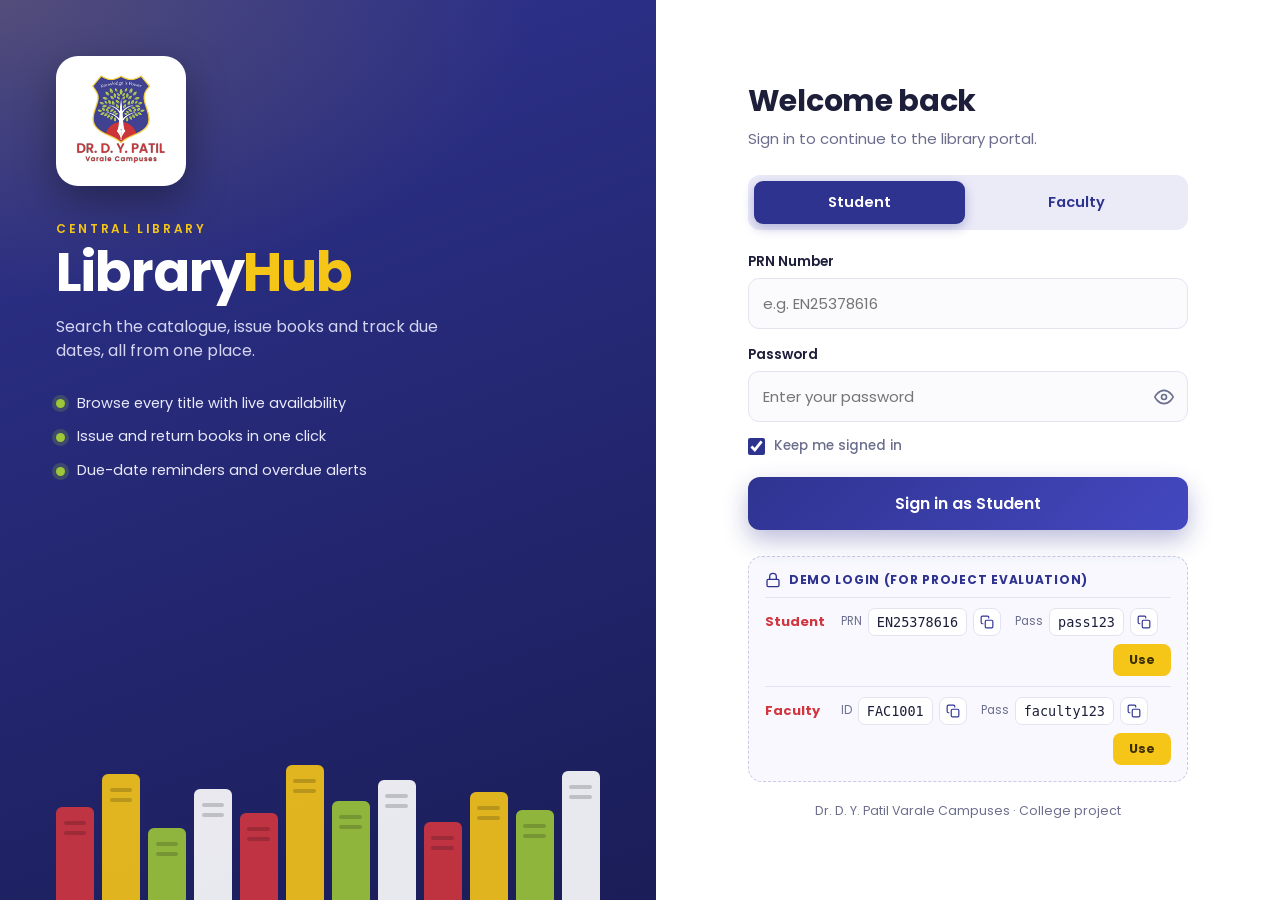
<file: index.html>
<!doctype html>
<html lang="en">
<head>
  <meta charset="utf-8">
  <meta name="viewport" content="width=device-width, initial-scale=1">
  <title>LibraryHub | Dr. D. Y. Patil Varale Campuses</title>
  <link rel="icon" href="logo.png">
  <link rel="preconnect" href="https://fonts.googleapis.com">
  <link rel="preconnect" href="https://fonts.gstatic.com" crossorigin>
  <link href="https://fonts.googleapis.com/css2?family=Poppins:wght@400;500;600;700&display=swap" rel="stylesheet">
  <link rel="stylesheet" href="css/style.css">
</head>
<body class="login-page">

<main class="login-shell">

  <!-- ===== Left: college branding ===== -->
  <aside class="brand-panel">
    <div class="brand-inner">
      <div class="logo-card"><img src="logo.png" alt="Dr. D. Y. Patil Varale Campuses logo"></div>
      <p class="eyebrow">Central Library</p>
      <h1>Library<span>Hub</span></h1>
      <p class="lead">Search the catalogue, issue books and track due dates, all from one place.</p>

      <ul class="perks">
        <li><span class="dot"></span>Browse every title with live availability</li>
        <li><span class="dot"></span>Issue and return books in one click</li>
        <li><span class="dot"></span>Due-date reminders and overdue alerts</li>
      </ul>
    </div>
    <div class="spines" aria-hidden="true">
      <i style="--h:62%;--c:#d1363f"></i><i style="--h:84%;--c:#f5c518"></i><i style="--h:48%;--c:#9dc63a"></i>
      <i style="--h:74%;--c:#ffffff"></i><i style="--h:58%;--c:#d1363f"></i><i style="--h:90%;--c:#f5c518"></i>
      <i style="--h:66%;--c:#9dc63a"></i><i style="--h:80%;--c:#ffffff"></i><i style="--h:52%;--c:#d1363f"></i>
      <i style="--h:72%;--c:#f5c518"></i><i style="--h:60%;--c:#9dc63a"></i><i style="--h:86%;--c:#ffffff"></i>
    </div>
  </aside>

  <!-- ===== Right: sign-in form ===== -->
  <section class="form-panel">
    <div class="form-wrap">
      <h2>Welcome back</h2>
      <p class="sub">Sign in to continue to the library portal.</p>

      <div class="role-switch" id="roleSwitch">
        <button type="button" class="active" data-role="student">Student</button>
        <button type="button" data-role="faculty">Faculty</button>
      </div>

      <form id="loginForm" autocomplete="off" novalidate>
        <label for="userId" id="idLabel">PRN Number</label>
        <input id="userId" type="text" placeholder="e.g. EN25378616" autocapitalize="characters" spellcheck="false">

        <label for="password">Password</label>
        <div class="pw-box">
          <input id="password" type="password" placeholder="Enter your password">
          <button type="button" id="togglePw" class="icon-btn" aria-label="Show password">
            <svg viewBox="0 0 24 24" width="20" height="20" fill="none" stroke="currentColor" stroke-width="2" stroke-linecap="round" stroke-linejoin="round"><path d="M1 12s4-8 11-8 11 8 11 8-4 8-11 8S1 12 1 12z"/><circle cx="12" cy="12" r="3"/></svg>
          </button>
        </div>

        <div class="row-between">
          <label class="check"><input type="checkbox" id="remember" checked><span>Keep me signed in</span></label>
        </div>

        <div class="error" id="errorBox" role="alert" hidden></div>

        <button type="submit" class="btn-primary" id="submitBtn">Sign in as Student</button>
      </form>

      <!-- Demo credentials -->
      <div class="demo-box">
        <div class="demo-title">
          <svg viewBox="0 0 24 24" width="16" height="16" fill="none" stroke="currentColor" stroke-width="2" stroke-linecap="round" stroke-linejoin="round"><rect x="3" y="11" width="18" height="11" rx="2"/><path d="M7 11V7a5 5 0 0 1 10 0v4"/></svg>
          Demo login (for project evaluation)
        </div>

        <div class="demo-row">
          <span class="who">Student</span>
          <div class="demo-pair">
            <span class="field-name">PRN</span>
            <code id="d1">EN25378616</code>
            <button class="copy" data-copy="EN25378616" aria-label="Copy PRN"></button>
          </div>
          <div class="demo-pair">
            <span class="field-name">Pass</span>
            <code id="d2">pass123</code>
            <button class="copy" data-copy="pass123" aria-label="Copy password"></button>
          </div>
          <button class="use" data-role="student" data-id="EN25378616" data-pw="pass123">Use</button>
        </div>

        <div class="demo-row">
          <span class="who">Faculty</span>
          <div class="demo-pair">
            <span class="field-name">ID</span>
            <code>FAC1001</code>
            <button class="copy" data-copy="FAC1001" aria-label="Copy faculty ID"></button>
          </div>
          <div class="demo-pair">
            <span class="field-name">Pass</span>
            <code>faculty123</code>
            <button class="copy" data-copy="faculty123" aria-label="Copy password"></button>
          </div>
          <button class="use" data-role="faculty" data-id="FAC1001" data-pw="faculty123">Use</button>
        </div>
      </div>

      <p class="foot">Dr. D. Y. Patil Varale Campuses &middot; College project</p>
    </div>
  </section>
</main>

<div class="toast" id="toast" role="status"></div>
<script src="js/backend.js"></script>
<script src="js/login.js"></script>
</body>
</html>
</file>
<file: css/style.css>
/* =====================================================================
   LibraryHub - shared styles + login page
   Colours are taken from the Dr. D. Y. Patil Varale Campuses logo
   ===================================================================== */
:root {
  --navy: #2f3390;
  --navy-deep: #1a1d57;
  --navy-soft: #ebebf8;
  --red: #d1363f;
  --gold: #f5c518;
  --leaf: #9dc63a;
  --ink: #1d1f3a;
  --muted: #6b6e8c;
  --line: #e4e4f0;
  --bg: #f6f5fb;
  --card: #ffffff;
  --ok: #2f9e5a;
  --warn: #d98a00;
  --radius: 14px;
  --shadow: 0 6px 24px rgba(30, 32, 90, .08);
  --font: 'Poppins', system-ui, -apple-system, 'Segoe UI', Roboto, sans-serif;
}

* { box-sizing: border-box; margin: 0; padding: 0; }
html { -webkit-text-size-adjust: 100%; }
body { font-family: var(--font); color: var(--ink); background: var(--bg); line-height: 1.5; }
button { font-family: inherit; cursor: pointer; }
input, select { font-family: inherit; }
[hidden] { display: none !important; }

/* ---------- Toast (used on both pages) ---------- */
.toast {
  position: fixed; left: 50%; bottom: 28px; transform: translate(-50%, 30px);
  background: var(--navy-deep); color: #fff; padding: 12px 20px; border-radius: 999px;
  font-size: 14px; box-shadow: 0 10px 30px rgba(0,0,0,.25); opacity: 0; pointer-events: none;
  transition: .3s; z-index: 999; max-width: 90vw; text-align: center;
}
.toast.show { opacity: 1; transform: translate(-50%, 0); }
.toast.bad { background: var(--red); }

/* ============================ LOGIN ============================ */
.login-shell { min-height: 100vh; display: grid; grid-template-columns: 1.05fr 1fr; }

.brand-panel {
  position: relative; overflow: hidden; color: #fff;
  background:
    radial-gradient(900px 500px at 0% 0%, rgba(245,197,24,.18), transparent 60%),
    linear-gradient(160deg, var(--navy) 0%, var(--navy-deep) 100%);
  display: flex; flex-direction: column; justify-content: space-between;
  padding: 56px 56px 0;
}
.brand-inner { position: relative; z-index: 2; max-width: 460px; }
.logo-card {
  width: 130px; height: 130px; background: #fff; border-radius: 22px; padding: 8px;
  box-shadow: 0 14px 40px rgba(0,0,0,.35); margin-bottom: 34px;
}
.logo-card img { width: 100%; height: 100%; object-fit: contain; display: block; }
.eyebrow { text-transform: uppercase; letter-spacing: .22em; font-size: 12px; color: var(--gold); font-weight: 600; }
.brand-panel h1 { font-size: 54px; line-height: 1.05; margin: 6px 0 14px; font-weight: 700; letter-spacing: -.02em; }
.brand-panel h1 span { color: var(--gold); }
.lead { color: #d3d5f2; font-size: 16px; max-width: 400px; }
.perks { list-style: none; margin-top: 30px; display: grid; gap: 12px; }
.perks li { display: flex; align-items: center; gap: 12px; font-size: 14.5px; color: #e8e9fb; }
.perks .dot { width: 9px; height: 9px; border-radius: 50%; background: var(--leaf); flex: none; box-shadow: 0 0 0 4px rgba(157,198,58,.2); }

.spines { position: relative; z-index: 1; display: flex; align-items: flex-end; gap: 8px; height: 150px; margin-top: 40px; }
.spines i { flex: 1; height: var(--h); background: var(--c); border-radius: 6px 6px 0 0; opacity: .9; position: relative; }
.spines i::after { content: ''; position: absolute; left: 20%; right: 20%; top: 14px; height: 4px; background: rgba(0,0,0,.18); border-radius: 2px; box-shadow: 0 10px 0 rgba(0,0,0,.18); }

.form-panel { display: flex; align-items: center; justify-content: center; padding: 40px 24px; background: #fff; }
.form-wrap { width: 100%; max-width: 440px; }
.form-wrap h2 { font-size: 30px; font-weight: 700; letter-spacing: -.01em; }
.sub { color: var(--muted); margin: 4px 0 24px; font-size: 15px; }

.role-switch { display: grid; grid-template-columns: 1fr 1fr; gap: 6px; padding: 6px; background: var(--navy-soft); border-radius: 12px; margin-bottom: 22px; }
.role-switch button {
  border: 0; background: transparent; padding: 11px; border-radius: 9px; font-weight: 600; font-size: 14.5px; color: var(--navy); transition: .2s;
}
.role-switch button.active { background: var(--navy); color: #fff; box-shadow: 0 4px 12px rgba(47,51,144,.3); }

form label { display: block; font-size: 13.5px; font-weight: 600; margin: 16px 0 6px; }
form input[type=text], form input[type=password], .pw-box input {
  width: 100%; padding: 13px 14px; font-size: 15px; border: 1.5px solid var(--line); border-radius: 11px; background: #fbfbfe; color: var(--ink); outline: none; transition: .2s;
}
form input:focus { border-color: var(--navy); background: #fff; box-shadow: 0 0 0 4px rgba(47,51,144,.12); }
.pw-box { position: relative; }
.pw-box input { padding-right: 46px; }
.icon-btn { position: absolute; right: 6px; top: 50%; transform: translateY(-50%); border: 0; background: none; color: var(--muted); padding: 8px; border-radius: 8px; display: grid; place-items: center; }
.icon-btn:hover { color: var(--navy); background: var(--navy-soft); }

.row-between { display: flex; justify-content: space-between; margin: 14px 0 4px; }
.check { display: flex !important; align-items: center; gap: 9px; font-weight: 500 !important; color: var(--muted); margin: 0 !important; cursor: pointer; }
.check input { width: 17px; height: 17px; accent-color: var(--navy); }

.error { background: #fdecee; color: #a8222b; border: 1px solid #f6c5c9; padding: 10px 14px; border-radius: 10px; font-size: 14px; margin: 12px 0 0; }

.btn-primary {
  width: 100%; margin-top: 16px; border: 0; padding: 14px; border-radius: 12px; font-size: 16px; font-weight: 600; color: #fff;
  background: linear-gradient(135deg, var(--navy), #4448c0); box-shadow: 0 10px 24px rgba(47,51,144,.32); transition: .2s;
}
.btn-primary:hover { transform: translateY(-1px); box-shadow: 0 14px 28px rgba(47,51,144,.4); }
.btn-primary:disabled { opacity: .7; cursor: wait; transform: none; }

/* ---------- demo credentials ---------- */
.demo-box { margin-top: 26px; border: 1.5px dashed #c9cae8; background: #f8f8fe; border-radius: 14px; padding: 14px 16px 6px; }
.demo-title { display: flex; align-items: center; gap: 8px; font-size: 12px; letter-spacing: .06em; text-transform: uppercase; font-weight: 700; color: var(--navy); margin-bottom: 8px; }
.demo-row { display: flex; align-items: center; flex-wrap: wrap; gap: 8px 14px; padding: 10px 0; border-top: 1px solid var(--line); }
.demo-row .who { width: 62px; font-size: 13px; font-weight: 700; color: var(--red); }
.demo-pair { display: flex; align-items: center; gap: 6px; }
.field-name { font-size: 11.5px; color: var(--muted); }
.demo-pair code { font-family: ui-monospace, 'Cascadia Code', Consolas, monospace; font-size: 13.5px; background: #fff; border: 1px solid var(--line); padding: 3px 8px; border-radius: 7px; color: var(--ink); }
.copy {
  width: 28px; height: 28px; border-radius: 8px; border: 1px solid var(--line); background: #fff; color: var(--navy); display: grid; place-items: center; transition: .15s; flex: none;
}
.copy::before {
  content: ''; width: 14px; height: 14px; background: currentColor;
  -webkit-mask: url("data:image/svg+xml;utf8,<svg xmlns='http://www.w3.org/2000/svg' viewBox='0 0 24 24' fill='none' stroke='black' stroke-width='2' stroke-linecap='round' stroke-linejoin='round'><rect x='9' y='9' width='13' height='13' rx='2'/><path d='M5 15H4a2 2 0 0 1-2-2V4a2 2 0 0 1 2-2h9a2 2 0 0 1 2 2v1'/></svg>") center/contain no-repeat;
          mask: url("data:image/svg+xml;utf8,<svg xmlns='http://www.w3.org/2000/svg' viewBox='0 0 24 24' fill='none' stroke='black' stroke-width='2' stroke-linecap='round' stroke-linejoin='round'><rect x='9' y='9' width='13' height='13' rx='2'/><path d='M5 15H4a2 2 0 0 1-2-2V4a2 2 0 0 1 2-2h9a2 2 0 0 1 2 2v1'/></svg>") center/contain no-repeat;
}
.copy:hover { background: var(--navy-soft); }
.copy.done { background: var(--ok); border-color: var(--ok); color: #fff; }
.copy.done::before {
  -webkit-mask: url("data:image/svg+xml;utf8,<svg xmlns='http://www.w3.org/2000/svg' viewBox='0 0 24 24' fill='none' stroke='black' stroke-width='3' stroke-linecap='round' stroke-linejoin='round'><path d='M20 6 9 17l-5-5'/></svg>") center/contain no-repeat;
          mask: url("data:image/svg+xml;utf8,<svg xmlns='http://www.w3.org/2000/svg' viewBox='0 0 24 24' fill='none' stroke='black' stroke-width='3' stroke-linecap='round' stroke-linejoin='round'><path d='M20 6 9 17l-5-5'/></svg>") center/contain no-repeat;
}
.use { margin-left: auto; border: 0; background: var(--gold); color: #3b2f00; font-weight: 700; font-size: 12.5px; padding: 7px 16px; border-radius: 8px; }
.use:hover { filter: brightness(.95); }
.foot { text-align: center; color: var(--muted); font-size: 12.5px; margin-top: 20px; }

/* ---------- login: tablet / phone ---------- */
@media (max-width: 900px) {
  .login-shell { grid-template-columns: 1fr; }
  .brand-panel { padding: 28px 24px 0; flex-direction: column; }
  .brand-inner { display: grid; grid-template-columns: auto 1fr; column-gap: 18px; align-items: center; max-width: none; }
  .logo-card { width: 84px; height: 84px; margin: 0; grid-row: span 3; border-radius: 16px; }
  .brand-panel h1 { font-size: 34px; margin: 0 0 2px; }
  .lead, .perks { display: none; }
  .spines { height: 46px; margin-top: 18px; }
  .spines i::after { display: none; }
  .form-panel { align-items: flex-start; padding: 28px 20px 40px; border-radius: 26px 26px 0 0; margin-top: -2px; }
}
@media (max-width: 420px) {
  .demo-row .who { width: 100%; }
  .use { margin-left: 0; }
}
</file>
<file: css/dashboard.css>
/* =====================================================================
   LibraryHub - dashboard styles
   ===================================================================== */
.app-page { background: var(--bg); }

/* ---------- layout ---------- */
.sidebar {
  position: fixed; inset: 0 auto 0 0; width: 252px; background: var(--navy-deep); color: #cfd0ee;
  display: flex; flex-direction: column; padding: 22px 16px; z-index: 50; transition: transform .25s;
}
.main { margin-left: 252px; min-height: 100vh; }
.scrim { position: fixed; inset: 0; background: rgba(10,10,40,.5); opacity: 0; pointer-events: none; transition: .25s; z-index: 40; }

.side-brand { display: flex; align-items: center; gap: 12px; padding: 4px 6px 22px; border-bottom: 1px solid rgba(255,255,255,.1); }
.side-brand img { width: 44px; height: 44px; background: #fff; border-radius: 12px; padding: 3px; object-fit: contain; }
.side-brand b { display: block; color: #fff; font-size: 18px; line-height: 1.1; }
.side-brand b span { color: var(--gold); }
.side-brand small { font-size: 11.5px; color: #9a9cd0; }

.nav { margin-top: 18px; display: grid; gap: 4px; }
.nav a {
  display: flex; align-items: center; gap: 12px; padding: 11px 12px; border-radius: 11px; color: #cfd0ee; text-decoration: none; font-size: 14.5px; font-weight: 500; transition: .15s;
}
.nav a:hover { background: rgba(255,255,255,.07); color: #fff; }
.nav a.on { background: var(--gold); color: #2b2300; font-weight: 600; }
.nav svg, .logout svg { width: 19px; height: 19px; fill: none; stroke: currentColor; stroke-width: 2; stroke-linecap: round; stroke-linejoin: round; flex: none; }
.pill { margin-left: auto; font-style: normal; font-size: 11.5px; font-weight: 700; background: var(--red); color: #fff; border-radius: 999px; padding: 1px 8px; }

.side-card { margin-top: auto; background: rgba(255,255,255,.06); border-radius: 14px; padding: 14px 16px; font-size: 13px; line-height: 1.6; }
.side-card b { color: #fff; }
.sc-title { font-size: 11px; text-transform: uppercase; letter-spacing: .12em; color: var(--gold); font-weight: 700; margin-bottom: 4px; }
.sc-note { color: #9a9cd0; font-size: 12px; }
.logout { margin-top: 14px; display: flex; align-items: center; gap: 12px; padding: 11px 12px; border: 0; background: transparent; color: #ffb3b8; border-radius: 11px; font-size: 14.5px; font-weight: 500; }
.logout:hover { background: rgba(209,54,63,.2); color: #fff; }

/* ---------- top bar ---------- */
.topbar {
  position: sticky; top: 0; z-index: 30; display: flex; align-items: center; gap: 16px; padding: 14px 32px;
  background: rgba(246,245,251,.9); backdrop-filter: blur(10px); border-bottom: 1px solid var(--line);
}
.burger { display: none; border: 1px solid var(--line); background: #fff; width: 42px; height: 42px; border-radius: 11px; place-items: center; color: var(--navy); }
.burger svg, .top-search svg, .field svg, .btn svg, .seg svg { width: 18px; height: 18px; fill: none; stroke: currentColor; stroke-width: 2; stroke-linecap: round; stroke-linejoin: round; }
.top-title h1 { font-size: 22px; font-weight: 700; letter-spacing: -.01em; line-height: 1.2; }
.top-title p { font-size: 12.5px; color: var(--muted); }
.top-search { margin-left: auto; display: flex; align-items: center; gap: 8px; background: #fff; border: 1.5px solid var(--line); border-radius: 12px; padding: 0 12px; width: 300px; color: var(--muted); }
.top-search:focus-within { border-color: var(--navy); }
.top-search input { border: 0; outline: 0; background: transparent; padding: 10px 0; width: 100%; font-size: 14px; color: var(--ink); }
.me { display: flex; align-items: center; gap: 10px; }
.avatar { width: 42px; height: 42px; border-radius: 50%; background: linear-gradient(135deg, var(--red), #ef6a52); color: #fff; font-weight: 700; display: grid; place-items: center; font-size: 16px; }
.me-text b { display: block; font-size: 14px; line-height: 1.2; }
.me-text small { font-size: 12px; color: var(--muted); }

.content { padding: 28px 32px 60px; max-width: 1280px; min-width: 0; }
.main { min-width: 0; overflow-x: hidden; }
.view { animation: fade .25s ease; }
@keyframes fade { from { opacity: 0; transform: translateY(6px); } to { opacity: 1; transform: none; } }

/* ---------- hero ---------- */
.hero {
  position: relative; overflow: hidden; display: flex; justify-content: space-between; align-items: center; gap: 20px;
  background: linear-gradient(120deg, var(--navy) 0%, #4a4fc4 100%); color: #fff; border-radius: 20px; padding: 30px 34px; margin-bottom: 22px;
}
.hero-hi { color: var(--gold); font-weight: 600; font-size: 14px; letter-spacing: .04em; }
.hero h2 { font-size: 27px; line-height: 1.25; margin: 4px 0 8px; max-width: 560px; }
.hero-sub { color: #dcdcf7; font-size: 14.5px; max-width: 520px; }
.hero-actions { display: flex; gap: 10px; flex-wrap: wrap; margin-top: 18px; }
.hero-art { position: relative; width: 190px; height: 130px; flex: none; }
.hero-art .b { position: absolute; bottom: 0; width: 34px; border-radius: 6px 6px 0 0; }
.b1 { left: 6px;   height: 80px;  background: var(--red); }
.b2 { left: 46px;  height: 116px; background: var(--gold); }
.b3 { left: 86px;  height: 96px;  background: var(--leaf); }
.b4 { left: 126px; height: 124px; background: #fff; transform: rotate(8deg); transform-origin: bottom left; }

/* ---------- buttons ---------- */
.btn { display: inline-flex; align-items: center; justify-content: center; gap: 8px; border: 0; border-radius: 11px; padding: 10px 18px; font-size: 14px; font-weight: 600; transition: .15s; white-space: nowrap; }
.btn.primary { background: var(--navy); color: #fff; box-shadow: 0 6px 16px rgba(47,51,144,.28); }
.btn.primary:hover { background: #3c41ad; }
.btn.gold { background: var(--gold); color: #2b2300; }
.btn.gold:hover { filter: brightness(.96); }
.btn.ghost-light { background: rgba(255,255,255,.14); color: #fff; border: 1px solid rgba(255,255,255,.3); }
.btn.ghost-light:hover { background: rgba(255,255,255,.24); }
.btn.outline { background: #fff; color: var(--navy); border: 1.5px solid var(--line); }
.btn.outline:hover { border-color: var(--navy); }
.btn.sm { padding: 7px 14px; font-size: 13px; border-radius: 9px; }
.btn.danger { background: #fdecee; color: var(--red); }
.btn.danger:hover { background: #f9d6da; }
.btn.ret { background: #e9f6ee; color: var(--ok); }
.btn.ret:hover { background: #d4eddd; }
.btn:disabled { opacity: .5; cursor: not-allowed; }

/* ---------- stats ---------- */
.stats { display: grid; grid-template-columns: repeat(4, 1fr); gap: 16px; margin-bottom: 22px; }
.stat { background: var(--card); border-radius: var(--radius); padding: 18px 20px; box-shadow: var(--shadow); display: flex; align-items: center; gap: 16px; border-bottom: 4px solid var(--c, var(--navy)); }
.stat .ico { width: 48px; height: 48px; border-radius: 13px; display: grid; place-items: center; background: color-mix(in srgb, var(--c) 14%, white); color: var(--c); flex: none; }
.stat .ico svg { width: 24px; height: 24px; fill: none; stroke: currentColor; stroke-width: 2; stroke-linecap: round; stroke-linejoin: round; }
.stat .num { font-size: 28px; font-weight: 700; line-height: 1; }
.stat .lbl { font-size: 13px; color: var(--muted); margin-top: 4px; }

/* ---------- cards ---------- */
.grid-2 { display: grid; grid-template-columns: minmax(0,1fr) minmax(0,1fr); gap: 20px; margin-bottom: 20px; }
.grid-2.wide-left { grid-template-columns: minmax(0,1.5fr) minmax(0,1fr); }
.grid-2 > * { min-width: 0; }
.card { background: var(--card); border-radius: var(--radius); box-shadow: var(--shadow); padding: 20px 22px; }
.card.flush { padding: 0; overflow: hidden; }
.card-head { display: flex; align-items: center; justify-content: space-between; margin-bottom: 16px; gap: 10px; }
.card-head h3 { font-size: 16px; font-weight: 600; }
.muted { color: var(--muted); font-size: 13px; }
.link { color: var(--navy); font-size: 13px; font-weight: 600; text-decoration: none; }
.link:hover { text-decoration: underline; }

.bars { display: grid; gap: 13px; }
.bar-row { display: grid; grid-template-columns: 118px 1fr 30px; align-items: center; gap: 12px; font-size: 13.5px; }
.bar-row .track { height: 11px; background: var(--navy-soft); border-radius: 99px; overflow: hidden; }
.bar-row .fill { height: 100%; border-radius: 99px; background: var(--c); width: 0; transition: width .7s cubic-bezier(.2,.8,.2,1); }
.bar-row .n { text-align: right; font-weight: 600; }

.list { list-style: none; display: grid; gap: 4px; }
.list li { display: flex; align-items: center; gap: 12px; padding: 10px 0; border-bottom: 1px solid var(--line); }
.list li:last-child { border: 0; }
.list .mini { width: 38px; height: 50px; border-radius: 6px 8px 8px 6px; flex: none; }
.list .t { font-weight: 600; font-size: 14px; line-height: 1.3; }
.list .s { font-size: 12.5px; color: var(--muted); }
.list .grow { flex: 1; min-width: 0; }
.list .grow .t { white-space: nowrap; overflow: hidden; text-overflow: ellipsis; }

.arrivals { display: grid; grid-template-columns: repeat(4, 1fr); gap: 14px; }
.arr { text-decoration: none; color: inherit; }
.arr .cover { aspect-ratio: 3/4; margin-bottom: 8px; }
.arr .t { font-size: 13px; font-weight: 600; line-height: 1.3; display: -webkit-box; -webkit-line-clamp: 2; -webkit-box-orient: vertical; overflow: hidden; }
.arr .s { font-size: 12px; color: var(--muted); }

.rule-list { list-style: none; display: grid; gap: 12px; }
.rule-list li { display: grid; gap: 1px; padding-left: 14px; border-left: 4px solid var(--gold); }
.rule-list li:nth-child(2) { border-color: var(--leaf); }
.rule-list li:nth-child(3) { border-color: var(--red); }
.rule-list li:nth-child(4) { border-color: var(--navy); }
.rule-list b { font-size: 15px; }
.rule-list span { font-size: 12.5px; color: var(--muted); }

/* ---------- badges ---------- */
.badge { display: inline-block; padding: 3px 10px; border-radius: 99px; font-size: 12px; font-weight: 600; white-space: nowrap; }
.badge.ok { background: #e6f5ec; color: var(--ok); }
.badge.warn { background: #fff3da; color: var(--warn); }
.badge.bad { background: #fdecee; color: var(--red); }
.badge.gray { background: #eeeef6; color: var(--muted); }
.badge.cat { background: var(--navy-soft); color: var(--navy); }

/* ---------- catalogue ---------- */
.toolbar { display: flex; flex-wrap: wrap; gap: 10px; align-items: center; margin-bottom: 14px; }
.field { background: #fff; border: 1.5px solid var(--line); border-radius: 11px; padding: 10px 12px; font-size: 14px; color: var(--ink); outline: none; }
.field:focus, .field:focus-within { border-color: var(--navy); }
.field.search { display: flex; align-items: center; gap: 8px; flex: 1 1 260px; color: var(--muted); }
.field.search input { border: 0; outline: 0; width: 100%; font-size: 14px; background: transparent; color: var(--ink); }
.seg { display: flex; background: #fff; border: 1.5px solid var(--line); border-radius: 11px; overflow: hidden; }
.seg button { border: 0; background: transparent; padding: 9px 12px; color: var(--muted); display: grid; place-items: center; }
.seg button.on { background: var(--navy); color: #fff; }
.result-line { font-size: 13px; color: var(--muted); margin: 0 2px 14px; }

.book-grid { display: grid; grid-template-columns: repeat(auto-fill, minmax(215px, 1fr)); gap: 18px; }
.book { background: #fff; border-radius: var(--radius); box-shadow: var(--shadow); padding: 14px; display: flex; flex-direction: column; gap: 10px; transition: .2s; }
.book:hover { transform: translateY(-3px); box-shadow: 0 12px 30px rgba(30,32,90,.14); }
.cover {
  position: relative; border-radius: 6px 12px 12px 6px; overflow: hidden; background: linear-gradient(150deg, var(--c1), var(--c2));
  color: #fff; display: flex; flex-direction: column; justify-content: flex-end; padding: 14px 14px 14px 22px; min-height: 150px;
}
.cover::before { content: ''; position: absolute; left: 0; top: 0; bottom: 0; width: 10px; background: rgba(0,0,0,.22); }
.cover::after { content: ''; position: absolute; right: -24px; top: -24px; width: 90px; height: 90px; border-radius: 50%; background: rgba(255,255,255,.14); }
.cover .ct { font-weight: 700; font-size: 14px; line-height: 1.25; position: relative; z-index: 1; display: -webkit-box; -webkit-line-clamp: 3; -webkit-box-orient: vertical; overflow: hidden; }
.cover .ca { font-size: 11.5px; opacity: .85; margin-top: 4px; position: relative; z-index: 1; }
.book .meta { display: flex; justify-content: space-between; align-items: center; gap: 8px; font-size: 12.5px; color: var(--muted); }
.book h4 { font-size: 14.5px; line-height: 1.3; font-weight: 600; }
.book .by { font-size: 13px; color: var(--muted); margin-top: -6px; }
.stock { font-size: 12.5px; font-weight: 600; }
.stock.in { color: var(--ok); } .stock.low { color: var(--warn); } .stock.out { color: var(--red); }
.book .actions { margin-top: auto; display: flex; gap: 8px; }
.book .actions .btn { flex: 1; }
.book .actions .btn.icon { flex: none; padding: 7px 10px; }

.card.flush .table-wrap, .table-wrap { overflow-x: auto; }
.tbl { width: 100%; border-collapse: collapse; min-width: 640px; background: #fff; }
.tbl th { text-align: left; font-size: 12px; text-transform: uppercase; letter-spacing: .06em; color: var(--muted); padding: 13px 18px; background: #faf9fe; border-bottom: 1px solid var(--line); font-weight: 600; }
.tbl td { padding: 13px 18px; border-bottom: 1px solid var(--line); font-size: 14px; vertical-align: middle; }
.tbl tr:last-child td { border: 0; }
.tbl tbody tr:hover { background: #fafaff; }
.tbl .ttl { font-weight: 600; }
.tbl .sub { font-size: 12.5px; color: var(--muted); }
.tbl td.act { text-align: right; white-space: nowrap; }
.book-table-card { background: #fff; border-radius: var(--radius); box-shadow: var(--shadow); overflow: hidden; }

.tabs { display: flex; gap: 8px; margin-bottom: 16px; flex-wrap: wrap; }
.tabs button { border: 1.5px solid var(--line); background: #fff; color: var(--muted); padding: 9px 18px; border-radius: 99px; font-weight: 600; font-size: 14px; }
.tabs button.on { background: var(--navy); border-color: var(--navy); color: #fff; }
.empty { text-align: center; padding: 46px 20px; color: var(--muted); font-size: 14.5px; }
.empty b { display: block; font-size: 17px; color: var(--ink); margin-bottom: 4px; }

/* ---------- add book form ---------- */
.form-card { max-width: 720px; }
.form-grid { display: grid; grid-template-columns: 1fr 1fr; gap: 16px 18px; }
.form-grid label { display: grid; gap: 6px; font-size: 13.5px; font-weight: 600; }
.form-grid .span2 { grid-column: span 2; }
.form-grid input { padding: 12px 13px; border: 1.5px solid var(--line); border-radius: 11px; font-size: 14.5px; outline: none; background: #fbfbfe; }
.form-grid input:focus { border-color: var(--navy); box-shadow: 0 0 0 4px rgba(47,51,144,.12); background: #fff; }
.form-actions { display: flex; gap: 10px; margin-top: 4px; }

/* ---------- responsive ---------- */
@media (max-width: 1100px) {
  .stats { grid-template-columns: repeat(2, 1fr); }
  .grid-2, .grid-2.wide-left { grid-template-columns: minmax(0,1fr); }
}
@media (max-width: 900px) {
  .sidebar { transform: translateX(-100%); }
  body.menu-open .sidebar { transform: none; box-shadow: 10px 0 40px rgba(0,0,0,.35); }
  body.menu-open .scrim { opacity: 1; pointer-events: auto; }
  .main { margin-left: 0; }
  .burger { display: grid; }
  .topbar { padding: 12px 16px; gap: 12px; }
  .top-search { display: none; }
  .me { margin-left: auto; }
  .me-text { display: none; }
  .content { padding: 18px 16px 50px; }
  .hero { padding: 24px 22px; }
  .hero-art { display: none; }
  .hero h2 { font-size: 22px; }
}
@media (max-width: 560px) {
  .stats { gap: 12px; }
  .stat { padding: 14px; gap: 12px; flex-direction: column; align-items: flex-start; }
  .stat .num { font-size: 24px; }
  .arrivals { grid-template-columns: repeat(2, 1fr); }
  .bar-row { grid-template-columns: 96px 1fr 26px; gap: 8px; }
  .form-grid { grid-template-columns: 1fr; }
  .form-grid .span2 { grid-column: auto; }
  .toolbar .field, .toolbar .btn { flex: 1 1 140px; }
  .book-grid { grid-template-columns: minmax(0,1fr); gap: 14px; }
}
</file>
